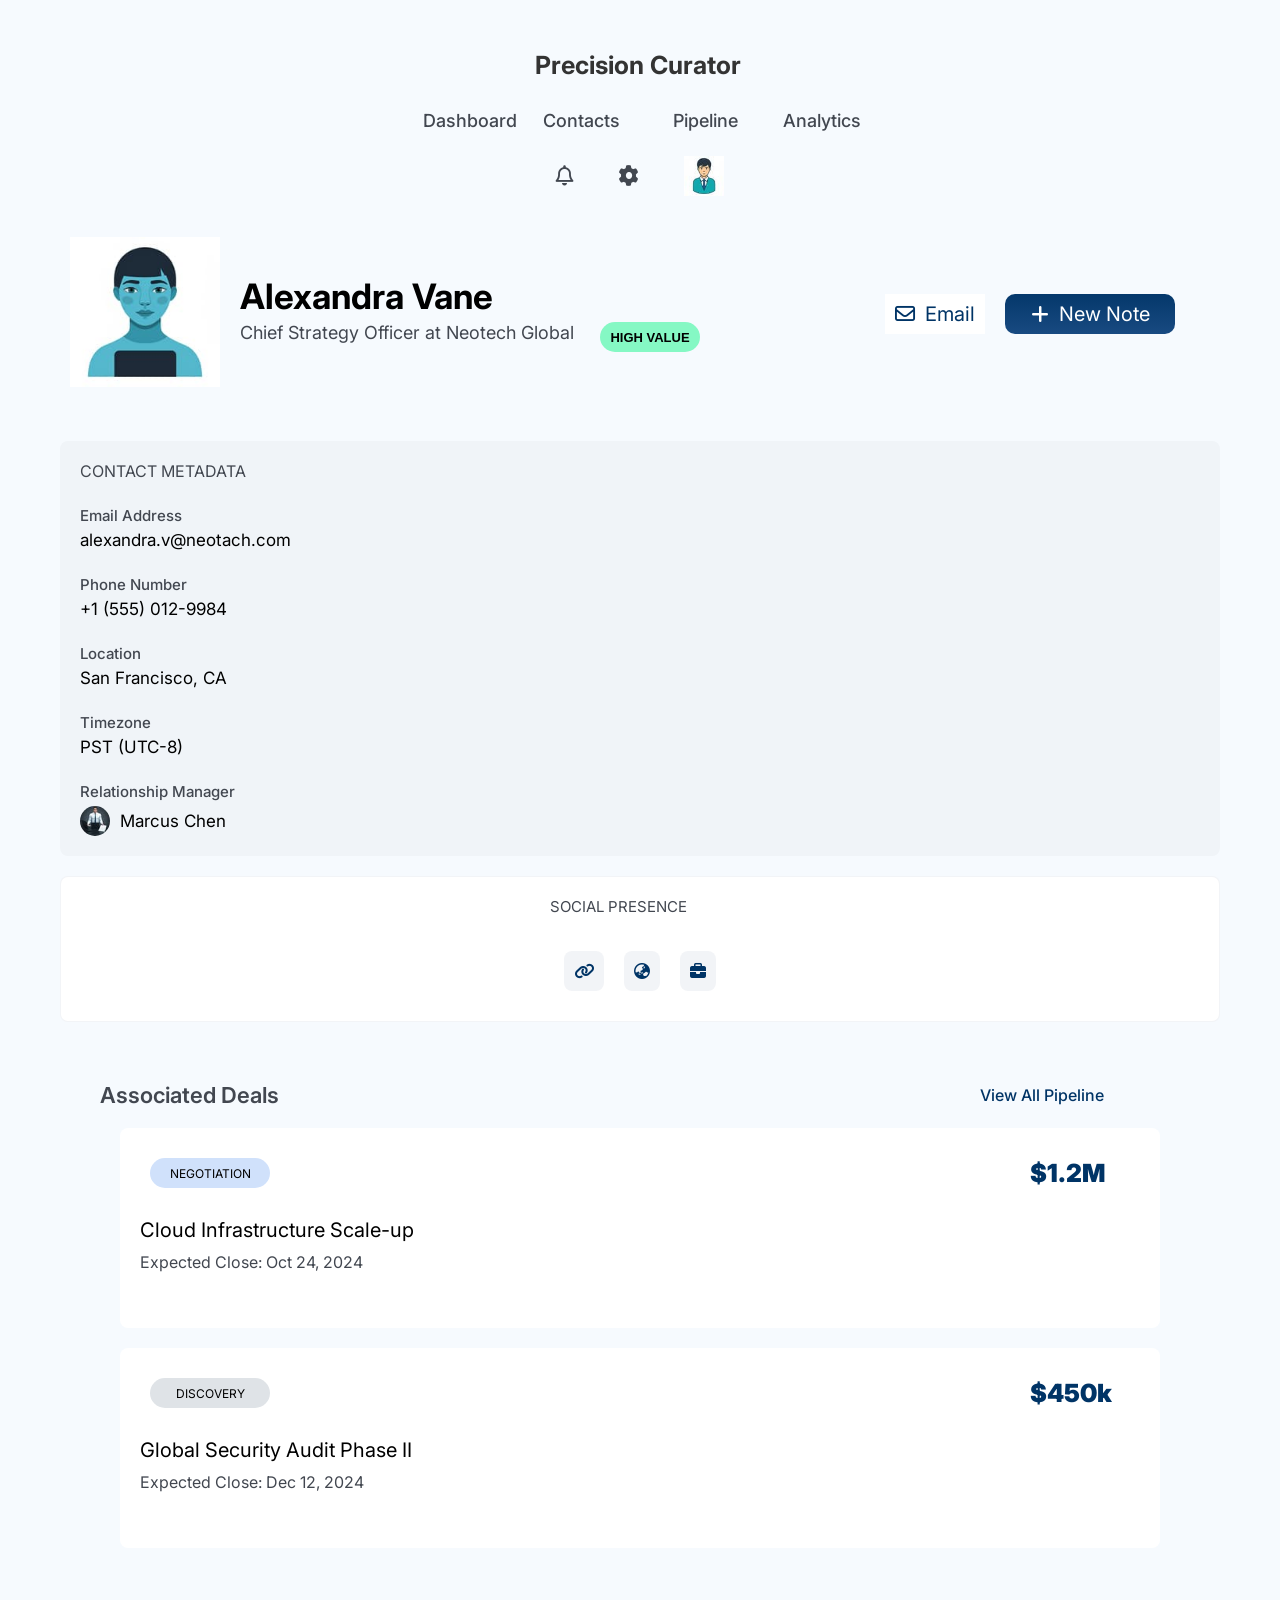
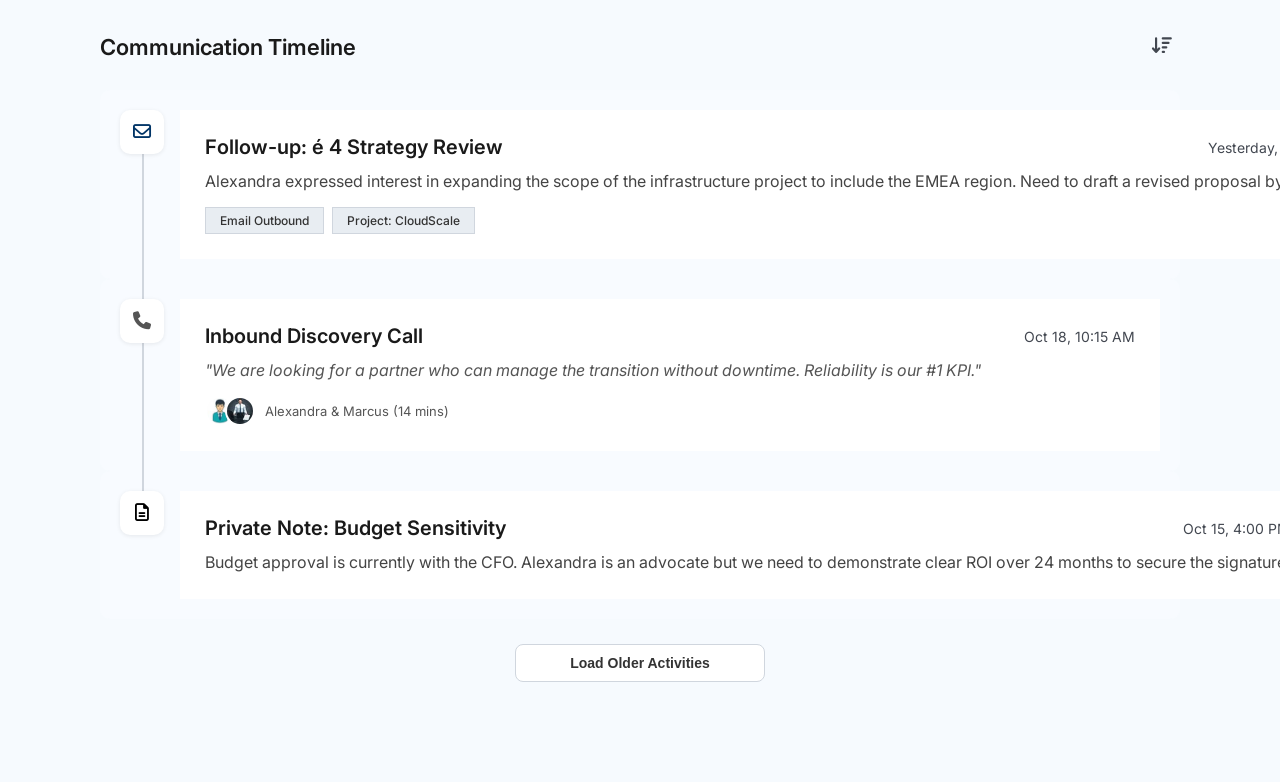
<file: index.html>
<!DOCTYPE html>
<html lang="en">

<head>
    <meta charset="UTF-8">
    <meta name="viewport" content="width=device-width, initial-scale=1.0">
    <title>Precision Curator</title>
    <link rel="stylesheet" href="style.css">
    <link rel="preconnect" href="https://fonts.googleapis.com">
    <link rel="preconnect" href="https://fonts.gstatic.com" crossorigin>
    <link href="https://fonts.googleapis.com/css2?family=Manrope:wght@200..800&display=swap" rel="stylesheet">
    <link rel="stylesheet" href="https://cdnjs.cloudflare.com/ajax/libs/font-awesome/6.5.1/css/all.min.css">
</head>

<body>
    <div class="container">
        <section class="nav-bar">
            <div class="header">
                <div class="heading">Precision Curator</div>
                <div class="sub-heading">
                    <nav class="nav-links">
                        <p>Dashboard</p>
                        <p>Contacts</p>
                        <p><a href="pipeline.html">Pipeline</a></p>
                        <p>Analytics</p>
                    </nav>
                </div>
            </div>
            <div class="head-last">
                <i class="fa-regular fa-bell"></i>
                <i class="fa-solid fa-gear"></i>
                <img src="images/profile.jpg" alt="Profile Picture" class="pro-img">
            </div>
        </section>
        <section class="profile">
            <div class="logo">
                <div class="logo-img">
                    <img src="images/logo.jpg" alt="Logo Image" class="logo-pic">
                </div>
                <div class="logo-name">
                    <h1 class="name">Alexandra Vane</h1>
                    <div class="details">
                        <p class="position">Chief Strategy Officer at Neotech Global</p>
                        <button class="edit-btn">HIGH VALUE</button>
                    </div>
                </div>
            </div>
            <div class="contact">
                <div class="email"><i class="fa-regular fa-envelope"></i><p>Email</p></div>
                <div class="note" id="new-note-btn"><i class="fa-solid fa-plus"></i><p>New Note</p></div>
            </div>
        </section>
        <section class="main-content">
            <div class="left-content">
                <div class="metadata">
                    <p> CONTACT METADATA</p>
                    <div>
                        <p class="label">Email Address</p>
                        <p class="value">alexandra.v@neotach.com</p>
                    </div>
                    <div>
                        <p class="label">Phone Number</p>
                        <p class="value">+1 (555) 012-9984</p>
                    </div>
                    <div>
                        <p class="label">Location</p>
                        <p class="value">San Francisco, CA</p>
                    </div>
                    <div>
                        <p class="label">Timezone</p>
                        <p class="value">PST (UTC-8)</p>
                    </div>
                    <div>
                        <p class="label">Relationship Manager</p>
                        <div class="rm-img">
                            <img src="images/manager.jpg" alt="Relationship Manager" class="rm-pic">
                            <p class="value">Marcus Chen</p>
                        </div>
                    </div>
                </div>
                <div class="social">
                    <p>SOCIAL PRESENCE</p>
                    <div class="icons">
                        <div><i class="fa-solid fa-link"></i></div>
                        <div><i class="fa-solid fa-earth-asia"></i></div>
                        <div><i class="fa-solid fa-briefcase"></i></div>
                    </div>
                </div>
            </div>
            <div class="right-content">
                <div class="right-top">
                    <div class="right-top-top">
                        <div class="deals">Associated Deals</div>
                        <div class="pipeline"><a href="pipeline.html">View All Pipeline</a></div>
                    </div>
                    <div class="right-top-bottom">
                        <div class="cloud">
                            <div class="cloud-item">
                                <div class="nego">NEGOTIATION</div>
                                <div class="money">$1.2M</div>
                            </div>
                            <div class="cloud-item1">
                                <p class="scale">Cloud Infrastructure Scale-up</p>
                                <p class="date">Expected Close: Oct 24, 2024</p>
                            </div>
                        </div>
                        <div class="global">
                            <div class="global-item">
                                <div class="discover">DISCOVERY</div>
                                <div class="money">$450k</div>
                            </div>
                            <div class="global-item1">
                                <p class="scale">Global Security Audit Phase II </p>
                                <p class="date">Expected Close: Dec 12, 2024</p>
                            </div>
                        </div>
                    </div>
                </div>
                <div class="right-bottom">
                    <div class="timeline-header">
                        <h2 class="timeline-title">Communication Timeline</h2>
                        <button class="sort-btn" id="sortBtn" title="Sort by Date">
                            <i class="fa-solid fa-arrow-down-wide-short"></i>
                        </button>
                    </div>
                    <div class="timeline-list" id="timelineList">
                        <div class="timeline-entry" data-date="2024-10-22T14:45:00">
                            <div class="entry-icon email-icon">
                                <i class="fa-regular fa-envelope"></i>
                            </div>
                            <div class="entry-content">
                                <div class="entry-top">
                                    <h3 class="entry-title">Follow-up: é 4 Strategy Review</h3>
                                    <span class="entry-date">Yesterday, 2:45 PM</span>
                                </div>
                                <p class="entry-desc">Alexandra expressed interest in expanding the scope of the infrastructure project to include the EMEA region. Need to draft a revised proposal by Friday.</p>
                                <div class="entry-tags">
                                    <span class="tag">Email Outbound</span>
                                    <span class="tag">Project: CloudScale</span>
                                </div>
                            </div>
                        </div>
                        <div class="timeline-entry" data-date="2024-10-18T10:15:00">
                            <div class="entry-icon call-icon">
                                <i class="fa-solid fa-phone"></i>
                            </div>
                            <div class="entry-content">
                                <div class="entry-top">
                                    <h3 class="entry-title">Inbound Discovery Call</h3>
                                    <span class="entry-date">Oct 18, 10:15 AM</span>
                                </div>
                                <p class="entry-desc entry-quote">"We are looking for a partner who can manage the transition without downtime. Reliability is our #1 KPI."</p>
                                <div class="entry-people">
                                    <div class="people-avatars">
                                        <img src="images/profile.jpg" alt="Alexandra" class="avatar">
                                        <img src="images/manager.jpg" alt="Marcus" class="avatar avatar-overlap">
                                    </div>
                                    <span class="people-names">Alexandra & Marcus (14 mins)</span>
                                </div>
                            </div>
                        </div>
                        <div class="timeline-entry" data-date="2024-10-15T16:00:00">
                            <div class="entry-icon note-icon">
                                <i class="fa-regular fa-file-lines"></i>
                            </div>
                            <div class="entry-content">
                                <div class="entry-top">
                                    <h3 class="entry-title">Private Note: Budget Sensitivity</h3>
                                    <span class="entry-date">Oct 15, 4:00 PM</span>
                                </div>
                                <p class="entry-desc">Budget approval is currently with the CFO. Alexandra is an advocate but we need to demonstrate clear ROI over 24 months to secure the signature.</p>
                            </div>
                        </div>
                    </div>
                    <button class="load-more-btn" id="loadMoreBtn">Load Older Activities</button>
                </div>
            </div>
        </section>
    </div>
    <div class="popup-overlay" id="note-popup">
        <div class="popup-box">
            <div class="popup-header">
                <h3>Add New Note</h3>
                <span class="popup-close" id="close-note-popup">&times;</span>
            </div>
            <div class="popup-body">
                <label>Title</label>
                <input type="text" id="note-title" placeholder="Enter note title">
                <label>Type</label>
                <select id="note-type">
                    <option value="note">Private Note</option>
                    <option value="email">Email</option>
                    <option value="call">Call</option>
                </select>
                <label>Description</label>
                <textarea id="note-description" placeholder="Enter note details..." rows="4"></textarea>
                <label>Tags (comma separated)</label>
                <input type="text" id="note-tags" placeholder="e.g. Email Outbound, Project: CloudScale">
                <button class="popup-submit" id="submit-note">Add Note</button>
            </div>
        </div>
    </div>

    <script src="script.js"></script>
</body>

</html>
</file>
<file: style.css>
@import url('https://fonts.googleapis.com/css2?family=Inter:ital,opsz,wght@0,14..32,100..900;1,14..32,100..900&display=swap');

* {
    padding: 0;
    margin: 0;
    box-sizing: border-box;
}

body {
    height: 100vh;
    background-color: #f6fafe;
    font-family: "Inter", sans-serif;
}

.container {
    display: flex;
    flex-direction: column;
    gap: 20px;
    padding: 40px;
    border-radius: 8px;
}

.nav-bar {
    width: 100%;
    height: auto;
    display: flex;
    flex-direction: row;
    justify-content: space-between;
    align-items: flex-start;
    padding: 10px;
}

.nav-links p:hover {
    cursor: pointer;
    color: #003466;
}

.nav-links a {
    color: rgba(66, 71, 80, 1);
    text-decoration: none;
    padding: 10px;
}

.nav-links a:hover {
    color: #003466;
}

.header {
    display: flex;
    flex-direction: row;
    gap: 50px;
    align-items: center;
}

.sub-heading {
    width: 455px;
    display: flex;
    flex-direction: row;
    gap: 10px;
    align-items: center;
}

nav {
    display: flex;
    flex-direction: row;
    gap: 20px;
}

.heading {
    width: 210px;
    overflow: hidden;
    text-overflow: ellipsis;
    white-space: nowrap;
    font-size: 25px;
    font-weight: 700;
    color: #333;
}

.nav-links {
    font-size: 18px;
    font-weight: 500;
    color: rgba(66, 71, 80, 1);
    text-decoration: none;
    padding: 10px;
}

.nav-links p {
    width: 100px;
    overflow: hidden;
    text-overflow: ellipsis;
    white-space: nowrap;
}

.head-last {
    font-size: 20px;
    font-weight: 500;
    color: rgba(66, 71, 80, 1);
    display: flex;
    flex-direction: row;
    gap: 45px;
    align-items: center;
}

.pro-img {
    width: 40px;
    height: 40px;
}

.profile {
    width: 100%;
    height: 175px;
    padding: 20px;
    display: flex;
    flex-direction: row;
    gap: 10px;
    align-items: center;
    justify-content: space-between;
}

.logo {
    display: flex;
    flex-direction: row;
    gap: 20px;
    align-items: center;
    padding: 10px;
}

.logo-pic {
    width: 150px;
    height: 150px;
}

.logo-name {
    display: flex;
    flex-direction: column;
    gap: 5px;
    align-items: flex-start;
}

.name {
    width: 350px;
    font-size: 35px;
    overflow: hidden;
    white-space: nowrap;
    text-overflow: ellipsis;
}

.position {
    width: 350px;
    font-size: 18px;
    overflow: hidden;
    white-space: nowrap;
    text-overflow: ellipsis;
}

.details {
    font-size: 18px;
    color: rgba(66, 71, 80, 1);
    display: flex;
    flex-direction: row;
    gap: 10px;
}

.edit-btn {
    width: 100px;
    height: 30px;
    background-color: rgba(133, 248, 196, 1);
    color: black;
    font-size: 13px;
    border: none;
    cursor: pointer;
    padding: 5px;
    border-radius: 20px;
    font-weight: 600;
    overflow: hidden;
    white-space: nowrap;
    text-overflow: ellipsis;
}

.contact {
    display: flex;
    flex-direction: row;
    gap: 20px;
    align-items: center;
    padding: 45px;
}

.email {
    width: 100px;
    height: 40px;
    font-size: 20px;
    color: rgba(0, 52, 102, 1);
    background-color: #ffffff;
    padding: 5px;
    display: flex;
    flex-direction: row;
    gap: 10px;
    align-items: center;
    justify-content: center;
    overflow: hidden;
    white-space: nowrap;
    text-overflow: ellipsis;
}

.note {
    width: 170px;
    height: 40px;
    font-size: 20px;
    color: white;
    background: linear-gradient(#04386B, #184a81);
    padding: 5px;
    display: flex;
    flex-direction: row;
    gap: 10px;
    align-items: center;
    justify-content: center;
    border-radius: 10px;
    overflow: hidden;
    white-space: nowrap;
    text-overflow: ellipsis;
}

.email p,
.note p {
    overflow: hidden;
    text-overflow: ellipsis;
    white-space: nowrap;
    cursor: pointer;
}

.main-content {
    width: 100%;
    height: auto;
    padding: 40px;
    border-radius: 8px;
    display: flex;
    flex-direction: row;
    gap: 20px;
}

.left-content {
    width: 20%;
    display: flex;
    flex-direction: column;
    gap: 20px;
}

.metadata {
    width: 100%;
    height: auto;
    background-color: #f0f4f8;
    display: flex;
    flex-direction: column;
    gap: 25px;
    padding: 20px;
    border-radius: 8px;
    color: rgba(66, 71, 80, 1);
}

.metadata div {
    display: flex;
    flex-direction: column;
    gap: 5px;
}

.label {
    width: 165px;
    overflow: hidden;
    white-space: nowrap;
    text-overflow: ellipsis;
    font-size: 15px;
    font-weight: 500;
    color: rgba(66, 71, 80, 1);
}

.value {
    overflow: hidden;
    white-space: nowrap;
    text-overflow: ellipsis;
    font-size: 17px;
    font-weight: 400;
    color: black;
}

.metadata div .rm-img {
    width: 100%;
    height: auto;
    border-radius: 8px;
    display: flex;
    flex-direction: row;
    gap: 10px;
    align-items: center;
}

.rm-pic {
    width: 30px;
    height: 30px;
    border-radius: 50%;
}

.social {
    width: 100%;
    height: auto;
    background-color: #ffffff;
    border: 1px solid rgba(0, 52, 102, 0.05);
    display: flex;
    flex-direction: column;
    gap: 25px;
    padding: 20px;
    border-radius: 8px;
    color: rgba(66, 71, 80, 1);
}

.social p {
    width: 180px;
    overflow: hidden;
    white-space: nowrap;
    text-overflow: ellipsis;
    font-size: 15px;
}

.icons {
    display: flex;
    flex-direction: row;
    gap: 20px;
    align-items: center;
    padding: 10px;
    border-radius: 8px;
}

.icons div {
    background-color: rgba(0, 52, 102, 0.05);
    padding: 10px;
    border-radius: 8px;
}

.icons i {
    color: rgba(0, 52, 102, 1);
}

.right-content {
    width: 75%;
    display: flex;
    flex-direction: column;
    gap: 20px;
    padding: 20px;
    border-radius: 8px;
}

.right-top {
    width: 100%;
    height: auto;
    padding: 20px;
    border-radius: 8px;
    display: flex;
    flex-direction: column;
}

.right-top-top {
    display: flex;
    flex-direction: row;
    gap: 20px;
    align-items: center;
    justify-content: space-between;
}

.deals {
    font-size: 22px;
    font-weight: 600;
    color: rgba(66, 71, 80, 1);
    width: 250px;
    overflow: hidden;
    text-overflow: ellipsis;
    white-space: nowrap;
}

.pipeline {
    font-size: 16px;
    font-weight: 500;
    color: #003466;
    width: 200px;
    overflow: hidden;
    text-overflow: ellipsis;
    white-space: nowrap;
}

a {
    text-decoration: none;
    color: #003466;
}

.right-top-bottom {
    width: 100%;
    height: auto;
    padding: 20px;
    border-radius: 8px;
    display: flex;
    flex-direction: row;
    gap: 20px;
    justify-content: space-between;
}

.cloud,
.global {
    width: 50%;
    height: 200px;
    background-color: #ffffff;
    display: flex;
    flex-direction: column;
    gap: 20px;
    padding: 20px;
    border-radius: 8px;
}

.cloud-item,
.global-item {
    width: 100%;
    height: auto;
    display: flex;
    flex-direction: row;
    gap: 20px;
    align-items: center;
    padding: 10px;
    border-radius: 8px;
    justify-content: space-between;
}

.nego {
    width: 120px;
    height: 30px;
    font-size: 12px;
    color: black;
    padding: 8px;
    background-color: rgba(208, 225, 251, 1);
    border-radius: 20px;
    text-align: center;
    overflow: hidden;
    text-overflow: ellipsis;
    white-space: nowrap;
}

.discover {
    width: 120px;
    height: 30px;
    font-size: 12px;
    color: black;
    padding: 8px;
    background-color: rgba(223, 227, 231, 1);
    border-radius: 20px;
    text-align: center;
    overflow: hidden;
    text-overflow: ellipsis;
    white-space: nowrap;
}

.money {
    font-size: 25px;
    font-weight: 900;
    color: rgba(0, 52, 102, 1);
    width: 100px;
    overflow: hidden;
    text-overflow: ellipsis;
    white-space: nowrap;
}

.scale {
    width: 280px;
    overflow: hidden;
    text-overflow: ellipsis;
    white-space: nowrap;
    font-size: 20px;
}

.cloud-item1,
.global-item1 {
    display: flex;
    flex-direction: column;
    gap: 10px;
}

.date {
    width: 250px;
    overflow: hidden;
    text-overflow: ellipsis;
    white-space: nowrap;
    color: rgba(66, 71, 80, 1);
}

.right-bottom {
    width: 100%;
    padding: 20px;
}

.timeline-header {
    display: flex;
    justify-content: space-between;
    align-items: center;
    margin-bottom: 25px;
}

.timeline-title {
    width: 260px;
    overflow: hidden;
    text-overflow: ellipsis;
    white-space: nowrap;
    font-size: 22px;
    font-weight: 600;
    color: #1a1a1a;
}

.sort-btn {
    background: none;
    border: none;
    cursor: pointer;
    font-size: 18px;
    color: rgba(66, 71, 80, 1);
    padding: 8px;
    border-radius: 6px;
    transition: background 0.2s;
}

.sort-btn:hover {
    background-color: #e8edf2;
}

.timeline-list {
    display: flex;
    flex-direction: column;
    gap: 0;
    position: relative;
}

.timeline-entry {
    display: flex;
    flex-direction: row;
    gap: 16px;
    padding: 20px;
    background: #f8fbff;
    border-radius: 10px;
    position: relative;
}

.timeline-entry:not(:first-child)::before {
    content: '';
    position: absolute;
    top: 0;
    left: 42px;
    width: 2px;
    height: 20px;
    background-color: #d0d6de;
    z-index: 0;
}

.timeline-entry:not(:last-child)::after {
    content: '';
    position: absolute;
    bottom: 0;
    left: 42px;
    width: 2px;
    height: calc(100% - 64px);
    background-color: #d0d6de;
    z-index: 0;
}

.entry-icon {
    width: 44px;
    height: 44px;
    min-width: 44px;
    border-radius: 10px;
    display: flex;
    align-items: center;
    justify-content: center;
    font-size: 18px;
    position: relative;
    z-index: 1;
    box-shadow: 0 1px 4px rgba(0, 0, 0, 0.08);
}

.email-icon {
    background-color: #ffffff;
    color: #003466;
}

.call-icon {
    background-color: #ffffff;
    color: #555;
}

.note-icon {
    background-color: #ffffff;
    color: black;
}

.entry-content {
    flex: 1;
    display: flex;
    flex-direction: column;
    gap: 10px;
    background-color: #ffffff;
    padding: 25px;
}

.entry-top {
    display: flex;
    justify-content: space-between;
    align-items: center;
}

.entry-title {
    flex: 1;
    min-width: 0;
    overflow: hidden;
    text-overflow: ellipsis;
    white-space: nowrap;
    font-size: 20px;
    font-weight: 600;
    color: #1a1a1a;
}

.entry-date {
    font-size: 14px;
    flex-shrink: 0;
    overflow: hidden;
    text-overflow: ellipsis;
    color: rgba(66, 71, 80, 1);
    white-space: nowrap;
}

.entry-desc {
    overflow: hidden;
    text-overflow: ellipsis;
    white-space: nowrap;
    font-size: 16px;
    color: #444;
    line-height: 1.5;
}

.entry-quote {
    font-style: italic;
    color: #555;
}

.entry-tags {
    display: flex;
    flex-wrap: wrap;
    gap: 8px;
    margin-top: 4px;
}

.tag {
    max-width: 150px;
    font-size: 12px;
    padding: 5px 14px;
    background-color: #e8edf2;
    color: #333;
    font-weight: 500;
    border: 1px solid #d0d6de;
    overflow: hidden;
    text-overflow: ellipsis;
    white-space: nowrap;
}

.entry-people {
    display: flex;
    align-items: center;
    gap: 10px;
    margin-top: 4px;
}

.people-avatars {
    display: flex;
}

.avatar {
    width: 30px;
    height: 30px;
    border-radius: 50%;
    border: 2px solid #fff;
    object-fit: cover;
}

.avatar-overlap {
    margin-left: -10px;
}

.people-names {
    font-size: 13px;
    color: #555;
}

.load-more-btn {
    width: 250px;
    display: block;
    margin: 25px auto 0;
    padding: 10px 28px;
    font-size: 14px;
    font-weight: 600;
    color: #333;
    background-color: #fff;
    border: 1px solid #d0d6de;
    border-radius: 8px;
    cursor: pointer;
    transition: background 0.2s;
    overflow: hidden;
    text-overflow: ellipsis;
    white-space: nowrap;
}

.load-more-btn:hover {
    background-color: #edf1f5;
}

.load-more-btn:disabled {
    cursor: not-allowed;
    opacity: 0.7;
}

.note {
    transition: all 0.3s ease;
}

.note:hover {
    transform: translateY(-2px);
    box-shadow: 0 4px 12px rgba(0, 52, 102, 0.4);
    cursor: pointer;
}

.email {
    transition: all 0.3s ease;
}

.email:hover {
    transform: translateY(-2px);
    box-shadow: 0 4px 12px rgba(0, 52, 102, 0.2);
    cursor: pointer;
}

/* Popup Styles */
.popup-overlay {
    display: none;
    position: fixed;
    top: 0;
    left: 0;
    width: 100%;
    height: 100%;
    background: rgba(0, 0, 0, 0.5);
    z-index: 9999;
    justify-content: center;
    align-items: center;
}

.popup-overlay.active {
    display: flex;
}

.popup-box {
    background: #ffffff;
    width: 440px;
    max-height: 90vh;
    border-radius: 16px;
    box-shadow: 0 20px 60px rgba(0, 0, 0, 0.25);
    overflow-y: auto;
    animation: popupIn 0.3s ease;
}

@keyframes popupIn {
    from { opacity: 0; transform: scale(0.9) translateY(20px); }
    to { opacity: 1; transform: scale(1) translateY(0); }
}

.popup-header {
    display: flex;
    justify-content: space-between;
    align-items: center;
    padding: 20px 25px;
    border-bottom: 1px solid #eaeef2;
}

.popup-header h3 {
    font-size: 20px;
    color: rgba(0, 52, 102, 1);
    margin: 0;
}

.popup-close {
    font-size: 28px;
    color: rgba(66, 71, 80, 1);
    cursor: pointer;
    transition: color 0.2s;
}

.popup-close:hover {
    color: rgb(229, 62, 62);
}

.popup-body {
    padding: 25px;
    display: flex;
    flex-direction: column;
    gap: 12px;
}

.popup-body label {
    font-size: 14px;
    font-weight: 600;
    color: rgba(66, 71, 80, 1);
}

.popup-body input,
.popup-body select,
.popup-body textarea {
    width: 100%;
    padding: 10px 14px;
    border: 1.5px solid #dfe3e7;
    border-radius: 8px;
    font-size: 15px;
    font-family: "Inter", sans-serif;
    color: #171c1f;
    background: #f9fafb;
    outline: none;
    transition: border-color 0.2s;
}

.popup-body input:focus,
.popup-body select:focus,
.popup-body textarea:focus {
    border-color: rgba(0, 52, 102, 1);
    background: #ffffff;
}

.popup-body textarea {
    resize: vertical;
}

.popup-submit {
    margin-top: 8px;
    padding: 12px;
    background: linear-gradient(#04386B, #184a81);
    color: white;
    border: none;
    border-radius: 10px;
    font-size: 16px;
    font-weight: 600;
    cursor: pointer;
    transition: all 0.3s ease;
    font-family: "Inter", sans-serif;
}

.popup-submit:hover {
    background: linear-gradient(#184a81, #04386B);
    transform: translateY(-1px);
    box-shadow: 0 4px 12px rgba(0, 52, 102, 0.3);
}

.loader {
    display: inline-block;
    width: 14px;
    height: 14px;
    border: 2px solid #d0d6de;
    border-top: 2px solid #003466;
    border-radius: 50%;
    animation: spin 0.6s linear infinite;
    vertical-align: middle;
}

@keyframes spin {
    0% { transform: rotate(0deg); }
    100% { transform: rotate(360deg); }
}

@media (max-width: 1024px) {
    .nav-bar {
        flex-direction: column;
        gap: 15px;
        align-items: center;
    }

    .header {
        flex-direction: column;
        gap: 20px;
        width: 100%;
    }

    .main-content {
        flex-direction: column;
        padding: 20px;
    }

    .left-content {
        width: 100%;
    }

    .right-content {
        width: 100%;
    }

    .right-top-bottom {
        flex-direction: column;
    }

    .cloud,
    .global {
        width: 100%;
    }

    .profile {
        flex-direction: column;
        height: auto;
        align-items: center;
    }

    .contact {
        padding: 20px;
        flex-wrap: wrap;
    }

    .social{
        align-items: center;
    }

    .entry-content{
        width: 100%;
    }


}

@media (max-width: 768px) {
    .container {
        padding: 15px;
        gap: 15px;
    }

    .nav-bar {
        padding: 5px;
    }

    .header {
        gap: 15px;
    }

    nav {
        flex-wrap: wrap;
        gap: 10px;
    }

    .head-last {
        gap: 15px;
        font-size: 16px;
    }

    .heading {
        font-size: 20px;
    }

    .nav-links {
        font-size: 14px;
        padding: 5px;
    }

    .profile {
        flex-direction: column;
        height: auto;
    }

    .logo-pic {
        width: 100px;
        height: 100px;
    }

    .name {
        font-size: 24px;
    }

    .details {
        font-size: 14px;
        flex-wrap: wrap;
    }

    .main-content {
        padding: 15px;
        gap: 15px;
    }

    .right-top-bottom {
        flex-direction: column;
        gap: 15px;
    }

    .cloud,
    .global {
        width: 100%;
        height: auto;
    }

    .timeline-header {
        flex-direction: column;
        gap: 10px;
        align-items: flex-start;
    }

    .entry-top {
        flex-direction: column;
        gap: 5px;
        align-items: flex-start;
    }

    .entry-content {
        padding: 15px;
    }

    .contact {
        padding: 15px;
        gap: 10px;
    }

    .email,
    .note {
        width: auto;
        font-size: 16px;
        height: auto;
        padding: 8px 12px;
    }
}

@media (max-width: 480px) {
    .container {
        padding: 10px;
    }

    .heading {
        font-size: 18px;
    }

    .nav-links {
        font-size: 12px;
    }

    .logo-pic {
        width: 80px;
        height: 80px;
    }

    .name {
        font-size: 20px;
    }

    .deals {
        font-size: 18px;
    }

    .money {
        font-size: 20px;
    }

    .timeline-entry {
        flex-direction: column;
        gap: 10px;
        padding: 15px;
    }

    .entry-tags {
        gap: 5px;
    }

    .tag {
        font-size: 11px;
        padding: 4px 10px;
    }
}

@media (min-width: 1024px) and (max-width: 1280px) {
    .nav-bar {
        flex-direction: column;
        gap: 15px;
        align-items: center;
    }

    .header {
        flex-direction: column;
        gap: 20px;
        width: 100%;
    }

    .main-content {
        flex-direction: column;
        padding: 20px;
    }

    .left-content {
        width: 100%;
    }

    .right-content {
        width: 100%;
    }

    .right-top-bottom {
        flex-direction: column;
    }

    .cloud,
    .global {
        width: 100%;
    }

    .social{
        align-items: center;
    }
}
</file>
